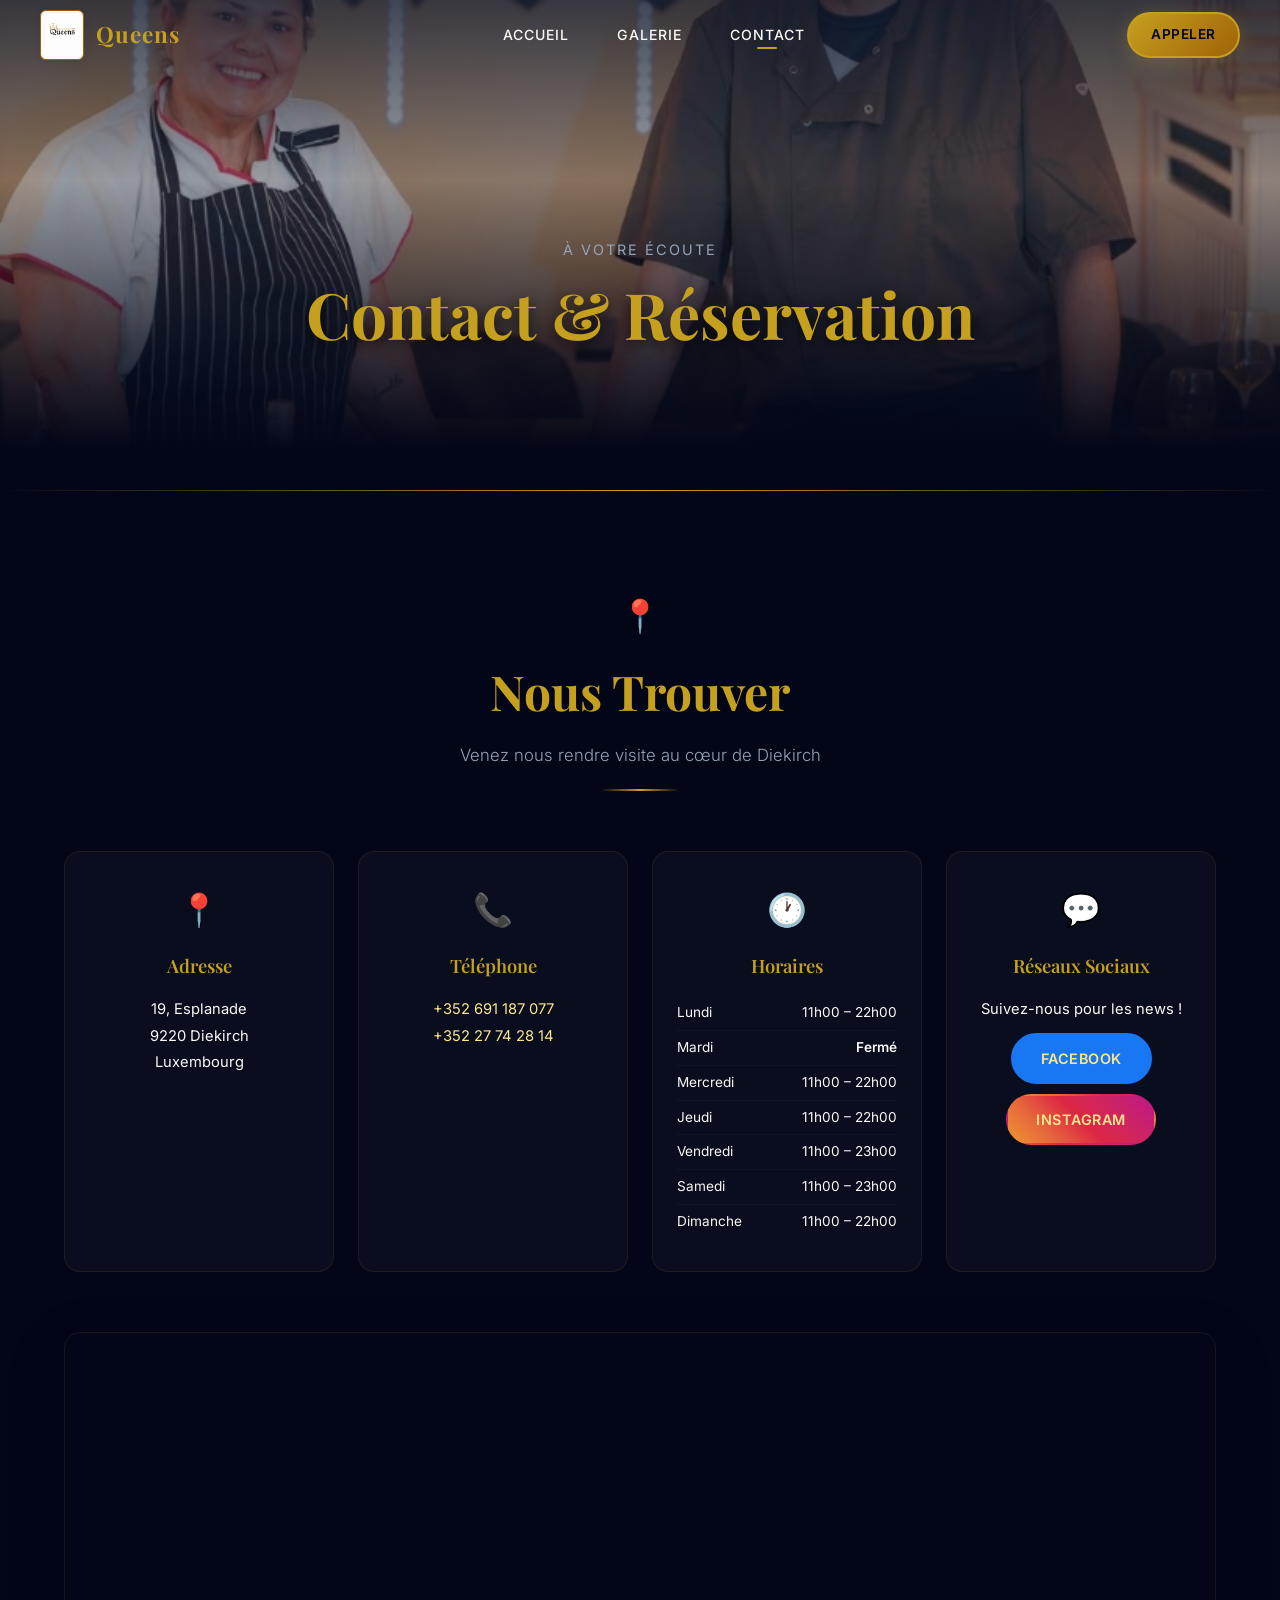
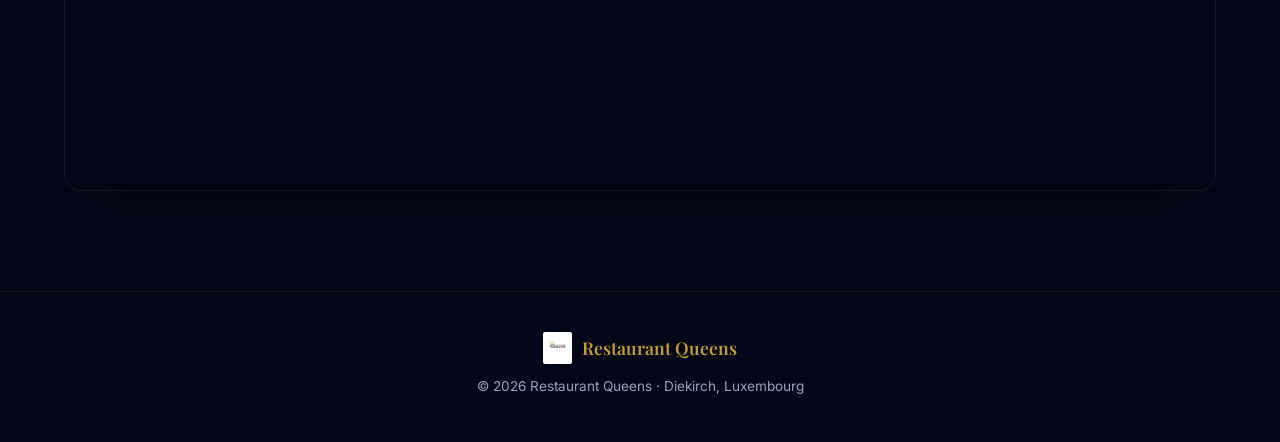
<file: contact.html>
<!DOCTYPE html>
<html lang="fr" dir="ltr">
<head>
  <meta charset="UTF-8" />
  <meta name="viewport" content="width=device-width, initial-scale=1.0" />
  <title>Contact & Réservation | Restaurant Queens · Diekirch</title>
  <meta name="description" content="Contactez le Restaurant Queens à Diekirch pour vos réservations. 19, Esplanade. Téléphone : +352 691 187 077." />
  <link rel="icon" href="/images/logo.png" type="image/png" />
  <link rel="preconnect" href="https://fonts.googleapis.com" />
  <link rel="preconnect" href="https://fonts.gstatic.com" crossorigin />
  <link href="https://fonts.googleapis.com/css2?family=Playfair+Display:ital,wght@0,400;0,600;0,700;1,400&family=Inter:wght@300;400;500;600&display=swap" rel="stylesheet" />
  <link rel="stylesheet" href="/index.css" />
</head>
<body class="page-contact">

  <!-- ====== NAVIGATION ====== -->
  <header class="navbar" id="navbar" role="banner">
    <div class="navbar__inner">
      <a href="/index.html" class="navbar__logo" aria-label="Restaurant Queens">
        <img src="/images/logo_queens.png" alt="Queens Logo" />
        <span class="navbar__brand">Queens</span>
      </a>
      <nav class="navbar__nav" id="navMenu">
        <ul class="navbar__list">
          <li><a href="/index.html" class="navbar__link">Accueil</a></li>

          <li><a href="/galerie.html" class="navbar__link">Galerie</a></li>
          <li><a href="/contact.html" class="navbar__link active">Contact</a></li>
        </ul>
      </nav>
      <div class="navbar__actions">
        <a href="tel:+352691187077" class="btn btn--primary btn--sm">Appeler</a>
        <button class="navbar__burger" id="navBurger"><span></span><span></span><span></span></button>
      </div>
    </div>
  </header>
  <div class="nav-overlay" id="navOverlay"></div>

  <main>
    <!-- PAGE HERO -->
    <section class="page-hero">
      <div class="page-hero__bg">
        <img src="/images/hero.jpg" alt="Restaurant Queens ambiance">
      </div>
      <div class="page-hero__overlay"></div>
      <div class="page-hero__content animate-fadein">
        <span class="page-hero__breadcrumb">À Votre Écoute</span>
        <h1 class="page-hero__title">Contact & Réservation</h1>
      </div>
    </section>

    <!-- CONTACT DETAILS -->
    <section class="contact-section">
      <div class="container">
        <div class="section-header animate-fadein">
          <span class="section-header__crown">📍</span>
          <h2 class="section-header__title">Nous Trouver</h2>
          <p class="section-header__subtitle">Venez nous rendre visite au cœur de Diekirch</p>
          <div class="section-header__divider"></div>
        </div>

        <div class="contact-grid animate-fadein">
          <div class="contact-card">
            <div class="contact-card__icon">📍</div>
            <h3 class="contact-card__title">Adresse</h3>
            <p>19, Esplanade<br />9220 Diekirch<br />Luxembourg</p>
          </div>
          <div class="contact-card">
            <div class="contact-card__icon">📞</div>
            <h3 class="contact-card__title">Téléphone</h3>
            <p><a href="tel:+352691187077">+352 691 187 077</a></p>
            <p><a href="tel:+35227742814">+352 27 74 28 14</a></p>
          </div>
          <div class="contact-card">
            <div class="contact-card__icon">🕐</div>
            <h3 class="contact-card__title">Horaires</h3>
            <ul class="hours-list">
              <li><span>Lundi</span><span>11h00 – 22h00</span></li>
              <li class="hours-closed"><span>Mardi</span><span>Fermé</span></li>
              <li><span>Mercredi</span><span>11h00 – 22h00</span></li>
              <li><span>Jeudi</span><span>11h00 – 22h00</span></li>
              <li><span>Vendredi</span><span>11h00 – 23h00</span></li>
              <li><span>Samedi</span><span>11h00 – 23h00</span></li>
              <li><span>Dimanche</span><span>11h00 – 22h00</span></li>
            </ul>
          </div>
          <div class="contact-card contact-card--social">
            <div class="contact-card__icon">💬</div>
            <h3 class="contact-card__title">Réseaux Sociaux</h3>
            <p>Suivez-nous pour les news !</p>
            <a href="https://www.facebook.com/profile.php?id=61586475113924&locale=fr_FR" target="_blank" class="btn btn--facebook" style="margin-top: 10px;">
              Facebook
            </a>
            <a href="https://www.instagram.com/restaurant_queens_luxembourg/" target="_blank" class="btn btn--instagram" style="margin-top: 10px;">
              Instagram
            </a>
          </div>
        </div>

        <div class="contact-map animate-fadein" style="margin-top: 60px;">
          <iframe 
            src="https://www.google.com/maps/embed?pb=!1m18!1m12!1m3!1d2571.5219230995017!2d6.160055799999999!3d49.8702245!2m3!1f0!2f0!3f0!3m2!1i1024!2i768!4f13.1!3m3!1m2!1s0x47bffda7ed4dbd2d%3A0x3f4e08cb047dd69!2sRestaurant%20Queens!5e0!3m2!1sfr!2slu!4v1776893848525!5m2!1sfr!2slu"
            width="100%" 
            height="450" 
            style="border:0; border-radius: 20px; box-shadow: var(--shadow-lg);" 
            allowfullscreen="" 
            loading="lazy" 
            title="Localisation Google Maps">
          </iframe>
        </div>
      </div>
    </section>
  </main>

  <footer class="footer">
    <div class="container">
      <div class="footer__inner">
        <div class="footer__brand">
          <img src="/images/logo_queens.png" alt="Queens" width="36" height="36" />
          <span>Restaurant Queens</span>
        </div>
        <p class="footer__text">© 2026 Restaurant Queens · Diekirch, Luxembourg</p>
      </div>
    </div>
  </footer>

  <script src="/app.js"></script>
</body>
</html>
</file>
<file: index.css>
/* ====================================================
   RESTAURANT QUEENS · DIEKIRCH
   Theme: Gold / Black / Burgundy — Elegant Portuguese
   ==================================================== */

/* ── Reset & Base ───────────────────────────────── */
*, *::before, *::after {
  margin: 0;
  padding: 0;
  box-sizing: border-box;
}

:root {
  --primary: #0F172A; /* Midnight Blue */
  --primary-light: #1E293B;
  --primary-dark: #020617;
  --gold: #C5A01F; /* Sophisticated Gold */
  --gold-light: #FDE68A;
  --gold-dark: #A16207;
  --accent: #B45309; /* Terracotta touch */
  --cream: #FAF9F6;
  --cream-dark: #F3F4F6;
  --white: #FFFFFF;
  --black: #020617;
  --gray-800: #1E293B;
  --gray-400: #94A3B8;
  --gray-200: #E2E8F0;

  --font-display: 'Playfair Display', Georgia, serif;
  --font-body: 'Inter', -apple-system, BlinkMacSystemFont, sans-serif;

  --section-padding: 100px 0;
  --container-width: 1200px;
  --container-padding: 0 24px;

  --ease-out: cubic-bezier(0.16, 1, 0.3, 1);
  --ease-spring: cubic-bezier(0.34, 1.56, 0.64, 1);
  --duration: 0.4s;
  --duration-fast: 0.2s;

  --shadow-sm: 0 2px 8px rgba(0,0,0,0.08);
  --shadow-md: 0 8px 30px rgba(0,0,0,0.12);
  --shadow-lg: 0 20px 60px rgba(0,0,0,0.2);
  --shadow-gold: 0 4px 20px rgba(212,175,55,0.25);
}

html {
  scroll-behavior: smooth;
  font-size: 16px;
  -webkit-font-smoothing: antialiased;
  -moz-osx-font-smoothing: grayscale;
}

body {
  font-family: var(--font-body);
  background: var(--primary-dark);
  color: var(--cream);
  line-height: 1.6;
  overflow-x: hidden;
}

img { max-width: 100%; height: auto; display: block; }

a {
  color: var(--gold);
  text-decoration: none;
  transition: color var(--duration-fast) var(--ease-out);
}
a:hover { color: var(--gold-light); }
a:focus-visible, button:focus-visible {
  outline: 2px solid var(--gold);
  outline-offset: 3px;
  border-radius: 4px;
}

ul { list-style: none; }

.container {
  max-width: var(--container-width);
  margin: 0 auto;
  padding: var(--container-padding);
}


/* ── Buttons ────────────────────────────────────── */
.btn {
  display: inline-flex;
  align-items: center;
  gap: 8px;
  padding: 14px 32px;
  border-radius: 50px;
  font-family: var(--font-body);
  font-size: 0.95rem;
  font-weight: 600;
  letter-spacing: 0.5px;
  text-transform: uppercase;
  cursor: pointer;
  transition: all var(--duration) var(--ease-out);
  border: 2px solid transparent;
}

.btn--sm { padding: 10px 22px; font-size: 0.85rem; }

.btn--primary {
  background: linear-gradient(135deg, var(--gold), var(--gold-dark));
  color: var(--black);
  border-color: var(--gold);
  box-shadow: var(--shadow-gold);
}
.btn--primary:hover {
  background: linear-gradient(135deg, var(--gold-light), var(--gold));
  transform: translateY(-2px);
  box-shadow: 0 8px 30px rgba(212,175,55,0.4);
  color: var(--black);
}

.btn--outline {
  background: transparent;
  color: var(--gold);
  border-color: var(--gold);
}
.btn--outline:hover {
  background: var(--gold);
  color: var(--black);
  transform: translateY(-2px);
}

.btn--facebook {
  background: #1877F2;
  color: var(--white);
  border-color: #1877F2;
  display: inline-flex;
  align-items: center;
  gap: 10px;
  padding: 12px 28px;
  border-radius: 50px;
  font-weight: 600;
  font-size: 0.9rem;
  text-transform: uppercase;
  letter-spacing: 0.5px;
}
.btn--facebook:hover {
  background: #1565D8;
  color: var(--white);
  transform: translateY(-2px);
  box-shadow: 0 6px 20px rgba(24,119,242,0.4);
}

.btn--instagram {
  background: linear-gradient(45deg, #f09433 0%, #e6683c 25%, #dc2743 50%, #cc2366 75%, #bc1888 100%);
  color: var(--white);
  border-color: transparent;
  display: inline-flex;
  align-items: center;
  gap: 10px;
  padding: 12px 28px;
  border-radius: 50px;
  font-weight: 600;
  font-size: 0.9rem;
  text-transform: uppercase;
  letter-spacing: 0.5px;
}
.btn--instagram:hover {
  background: linear-gradient(45deg, #f09433 0%, #e6683c 25%, #dc2743 50%, #cc2366 75%, #bc1888 100%);
  color: var(--white);
  transform: translateY(-2px);
  box-shadow: 0 6px 20px rgba(220, 39, 67, 0.4);
}

.btn--danger {
  background: rgba(220,53,69,0.15);
  color: #ff6b7a;
  border: 1px solid rgba(220,53,69,0.3);
  border-radius: 8px;
  cursor: pointer;
  font-size: 0.82rem;
  padding: 8px 16px;
  transition: all var(--duration-fast) var(--ease-out);
}
.btn--danger:hover {
  background: rgba(220,53,69,0.3);
}




/* ── Section Header ─────────────────────────────── */
.section-header {
  text-align: center;
  margin-bottom: 60px;
}
.section-header__crown { display: block; font-size: 2rem; margin-bottom: 12px; }
.section-header__title {
  font-family: var(--font-display);
  font-size: clamp(2rem, 5vw, 3rem);
  font-weight: 700;
  color: var(--gold);
  margin-bottom: 12px;
}
.section-header__subtitle {
  font-size: 1.05rem;
  color: var(--gray-400);
  font-weight: 300;
}
.section-header__divider {
  width: 80px;
  height: 2px;
  background: linear-gradient(90deg, transparent, var(--gold), transparent);
  margin: 20px auto 0;
}


/* ── Scroll Animations ──────────────────────────── */
.animate-fadein {
  opacity: 0;
  transform: translateY(30px);
  transition: opacity 0.8s var(--ease-out), transform 0.8s var(--ease-out);
}
.animate-fadein.visible {
  opacity: 1;
  transform: translateY(0);
}


/* ═══════════════════════════════════════════════════
   NAVBAR
   ═══════════════════════════════════════════════════ */
.navbar {
  position: fixed;
  top: 0;
  left: 0;
  right: 0;
  z-index: 1000;
  padding: 0 24px;
  transition: background var(--duration) var(--ease-out),
              box-shadow var(--duration) var(--ease-out),
              backdrop-filter var(--duration) var(--ease-out);
}
.navbar.scrolled {
  background: rgba(15, 23, 42, 0.95);
  backdrop-filter: blur(20px) saturate(180%);
  -webkit-backdrop-filter: blur(20px) saturate(180%);
  box-shadow: 0 4px 30px rgba(0,0,0,0.4);
}
.navbar__inner {
  max-width: var(--container-width);
  margin: 0 auto;
  display: flex;
  align-items: center;
  justify-content: space-between;
  height: 70px;
}
.navbar__logo {
  display: flex;
  align-items: center;
  gap: 12px;
  z-index: 1002;
}
.navbar__logo img {
  height: 50px;
  width: auto;
  border-radius: 6px;
  background: var(--cream);
  padding: 2px;
  border: 1px solid var(--gold-dark);
  box-shadow: var(--shadow-sm);
}
.navbar__brand {
  font-family: var(--font-display);
  font-size: 1.4rem;
  font-weight: 700;
  color: var(--gold);
  letter-spacing: 1px;
}
.navbar__list { display: flex; gap: 8px; }
.navbar__link {
  padding: 8px 20px;
  font-size: 0.88rem;
  font-weight: 500;
  color: var(--cream);
  letter-spacing: 1px;
  text-transform: uppercase;
  border-radius: 50px;
  transition: all var(--duration-fast) var(--ease-out);
  position: relative;
}
.navbar__link::after {
  content: '';
  position: absolute;
  bottom: 2px; left: 50%;
  transform: translateX(-50%) scaleX(0);
  width: 20px; height: 2px;
  background: var(--gold);
  transition: transform var(--duration) var(--ease-spring);
  border-radius: 1px;
}
.navbar__link:hover::after,
.navbar__link.active::after { transform: translateX(-50%) scaleX(1); }
.navbar__link:hover { color: var(--gold); }

.navbar__actions {
  display: flex;
  align-items: center;
  gap: 12px;
}
.navbar__cta-btn {
  font-size: 0.8rem;
  padding: 8px 20px;
}

.navbar__burger {
  display: none;
  flex-direction: column;
  justify-content: center;
  align-items: center;
  gap: 6px;
  width: 44px;
  height: 44px;
  background: rgba(255,255,255,0.05);
  border: none;
  border-radius: 8px;
  cursor: pointer;
  z-index: 1002;
  transition: all var(--duration-fast) var(--ease-out);
}
.navbar__burger span {
  display: block;
  width: 24px;
  height: 2px;
  background: var(--gold);
  border-radius: 2px;
  transition: all 0.3s var(--ease-out);
}
.navbar__burger.open span:nth-child(1) { transform: translateY(8px) rotate(45deg); }
.navbar__burger.open span:nth-child(2) { opacity: 0; }
.navbar__burger.open span:nth-child(3) { transform: translateY(-8px) rotate(-45deg); }

/* Mobile Menu */
@media (max-width: 991px) {
  .navbar__nav {
    position: fixed;
    top: 0; right: -100%;
    width: 280px; height: 100vh;
    background: var(--primary);
    z-index: 1001;
    display: flex;
    flex-direction: column;
    padding: 100px 40px;
    transition: right 0.4s var(--ease-out);
    box-shadow: -10px 0 30px rgba(0,0,0,0.5);
  }
  .navbar__nav.open { right: 0; }
  .navbar__list { flex-direction: column; gap: 20px; }
  .navbar__link { font-size: 1.1rem; padding: 0; }
  .navbar__burger { display: flex; }
  .navbar__actions .btn--sm { display: none; } /* Hide btn in mobile navbar to keep it clean */
}

/* Mobile overlay */
.nav-overlay {
  position: fixed;
  inset: 0;
  background: rgba(0,0,0,0.8);
  z-index: 999;
  pointer-events: none;
  opacity: 0;
  transition: opacity var(--duration) var(--ease-out);
}
.nav-overlay.active {
  pointer-events: auto;
  opacity: 1;
}

/* ── Pages Header (Pepperoni-style) ──────────────── */
.page-hero {
  position: relative;
  min-height: 450px;
  display: flex;
  align-items: center;
  justify-content: center;
  text-align: center;
  overflow: hidden;
  padding-top: 100px; /* Space for the fixed navbar */
  margin-bottom: 40px;
}
.page-hero__bg {
  position: absolute;
  inset: 0;
  z-index: 0;
}
.page-hero__bg img {
  width: 100%; height: 100%;
  object-fit: cover;
}
.page-hero__overlay {
  position: absolute;
  inset: 0;
  background: linear-gradient(0deg, var(--primary-dark) 0%, rgba(15, 23, 42, 0.4) 60%, rgba(15, 23, 42, 0.8) 100%);
  z-index: 1;
}
.page-hero__content {
  position: relative;
  z-index: 2;
  padding: 0 24px;
  margin-top: 60px;
}
.page-hero__title {
  font-family: var(--font-display);
  font-size: clamp(2.5rem, 8vw, 4rem);
  color: var(--gold);
  text-shadow: 0 4px 15px rgba(0,0,0,0.7);
  margin-bottom: 8px;
}
.page-hero__breadcrumb {
  font-size: 0.9rem;
  color: var(--gray-400);
  text-transform: uppercase;
  letter-spacing: 2px;
}


/* ═══════════════════════════════════════════════════
   HERO
   ═══════════════════════════════════════════════════ */
.hero {
  position: relative;
  min-height: 100vh;
  display: flex;
  align-items: center;
  justify-content: center;
  overflow: hidden;
}
.hero__bg {
  position: absolute;
  inset: 0;
  z-index: 0;
}
.hero__bg img {
  width: 100%; height: 100%;
  object-fit: cover;
  transform: scale(1.05);
  animation: heroZoom 20s ease-in-out infinite alternate;
}
@keyframes heroZoom {
  from { transform: scale(1.05); }
  to   { transform: scale(1.15); }
}
.hero__overlay {
  position: absolute;
  inset: 0;
  background: linear-gradient(180deg, rgba(15, 23, 42, 0.7) 0%, rgba(15, 23, 42, 0.4) 40%, rgba(15, 23, 42, 0.9) 100%);
  z-index: 1;
}
.hero__content {
  position: relative;
  z-index: 2;
  text-align: center;
  padding: 20px;
}
.hero__logo {
  width: 220px;
  height: auto;
  margin: 0 auto 30px;
  border-radius: 16px;
  background: var(--cream);
  padding: 10px;
  border: 2px solid var(--gold);
  box-shadow: 0 15px 40px rgba(0,0,0,0.4), var(--shadow-gold);
  animation: logoPulse 4s ease-in-out infinite;
}
@keyframes logoPulse {
  0%, 100% { box-shadow: 0 0 40px rgba(212,175,55,0.3); }
  50%      { box-shadow: 0 0 60px rgba(212,175,55,0.5); }
}
.hero__title {
  font-family: var(--font-display);
  font-size: clamp(2.5rem, 7vw, 4.5rem);
  font-weight: 700;
  color: var(--white);
  margin-bottom: 8px;
  text-shadow: 0 4px 20px rgba(0,0,0,0.5);
}
.hero__subtitle {
  font-family: var(--font-display);
  font-size: clamp(1rem, 2.5vw, 1.35rem);
  color: var(--gold);
  font-weight: 400;
  font-style: italic;
  margin-bottom: 12px;
  letter-spacing: 2px;
}
.hero__tagline {
  font-size: 1rem;
  color: var(--gray-400);
  font-weight: 300;
  margin-bottom: 40px;
  max-width: 500px;
  margin-left: auto;
  margin-right: auto;
}
.hero__cta {
  display: flex;
  gap: 16px;
  justify-content: center;
  flex-wrap: wrap;
}
.hero__scroll {
  position: absolute;
  bottom: 32px; left: 50%;
  transform: translateX(-50%);
  z-index: 2;
  animation: bounce 2s ease-in-out infinite;
}
.hero__scroll span { font-size: 1.5rem; color: var(--gold); opacity: 0.6; }
@keyframes bounce {
  0%, 100% { transform: translateX(-50%) translateY(0); }
  50%      { transform: translateX(-50%) translateY(10px); }
}





/* ═══════════════════════════════════════════════════
   MENU SECTION (Image-based)
   ═══════════════════════════════════════════════════ */
.menu-section {
  padding: var(--section-padding);
  background: var(--primary-dark);
  position: relative;
}
.menu-section::before {
  content: '';
  position: absolute;
  top: 0; left: 0; right: 0;
  height: 1px;
  background: linear-gradient(90deg, transparent, var(--gold), transparent);
}
.menu-display {
  max-width: 700px;
  margin: 0 auto;
  text-align: center;
}
.menu-display__placeholder {
  padding: 60px 32px;
  background: rgba(255,255,255,0.03);
  border: 2px dashed rgba(212,175,55,0.2);
  border-radius: 16px;
  color: var(--gray-400);
}
.menu-display__placeholder p {
  margin-bottom: 12px;
  font-size: 1rem;
}
.menu-display__image {
  width: 100%;
  border-radius: 16px;
  box-shadow: var(--shadow-lg);
  border: 1px solid rgba(212,175,55,0.15);
  cursor: pointer;
  transition: transform var(--duration) var(--ease-out);
}

/* ── Weekly Menu Grid ── */
.weekly-menu-grid {
  display: grid;
  grid-template-columns: repeat(auto-fit, minmax(280px, 1fr));
  gap: 24px;
  margin-top: 48px;
}

.day-card {
  background: rgba(255, 255, 255, 0.03);
  border: 1px solid rgba(212, 175, 55, 0.1);
  border-radius: 20px;
  padding: 32px;
  transition: all var(--duration) var(--ease-out);
  position: relative;
  overflow: hidden;
  height: 100%;
  display: flex;
  flex-direction: column;
}

.day-card:hover {
  transform: translateY(-8px);
  background: rgba(255, 255, 255, 0.05);
  border-color: rgba(212, 175, 55, 0.4);
  box-shadow: 0 12px 30px rgba(0,0,0,0.4);
}

.day-card__header {
  border-bottom: 1px solid rgba(212, 175, 55, 0.15);
  padding-bottom: 16px;
  margin-bottom: 24px;
}

.day-card__name {
  font-family: var(--font-display);
  font-size: 1.5rem;
  font-weight: 700;
  color: var(--gold);
}

.day-card__date {
  font-size: 0.85rem;
  color: var(--gray-400);
  text-transform: uppercase;
  letter-spacing: 1px;
}

.day-card__menu {
  flex-grow: 1;
}

.dish-item {
  margin-bottom: 20px;
}

.dish-item__name {
  font-family: var(--font-display);
  font-size: 1.1rem;
  font-weight: 600;
  color: var(--cream);
  margin-bottom: 4px;
}

.dish-item__desc {
  font-size: 0.9rem;
  color: var(--gray-400);
  line-height: 1.5;
}

.dish-item__price {
  margin-top: 8px;
  font-weight: 600;
  color: var(--gold);
  font-size: 1.1rem;
}

.dish-item__tag {
  display: inline-block;
  font-size: 0.75rem;
  padding: 4px 10px;
  background: rgba(212, 175, 55, 0.1);
  border: 1px solid rgba(212, 175, 55, 0.3);
  border-radius: 20px;
  color: var(--gold);
  margin-bottom: 12px;
  font-weight: 600;
}

.day-card--closed {
  opacity: 0.6;
  background: rgba(10, 10, 10, 0.4);
  filter: grayscale(0.5);
}

.day-card--closed .day-card__name { color: var(--gray-400); }


/* ═══════════════════════════════════════════════════
   GALLERY SECTION
   ═══════════════════════════════════════════════════ */
.gallery-section {
  padding: var(--section-padding);
  background: var(--primary);
  position: relative;
}
.gallery-section::before {
  content: '';
  position: absolute;
  top: 0; left: 0; right: 0;
  height: 1px;
  background: linear-gradient(90deg, transparent, var(--gold), transparent);
}
.gallery-mosaic {
  display: grid;
  grid-template-columns: repeat(3, 1fr);
  grid-auto-rows: 300px;
  gap: 16px;
}
.gallery-item {
  position: relative;
  border-radius: 16px;
  overflow: hidden;
  cursor: pointer;
  transition: transform var(--duration) var(--ease-out);
}
.gallery-item img {
  width: 100%; height: 100%;
  object-fit: cover;
  transition: transform 0.6s var(--ease-out);
}
.gallery-item:hover img,
.gallery-item:focus img { transform: scale(1.08); }
.gallery-item__overlay {
  position: absolute;
  inset: 0;
  background: linear-gradient(180deg, transparent 40%, rgba(10,10,10,0.85) 100%);
  display: flex;
  align-items: flex-end;
  padding: 24px;
  opacity: 0;
  transition: opacity var(--duration) var(--ease-out);
}
.gallery-item:hover .gallery-item__overlay,
.gallery-item:focus .gallery-item__overlay { opacity: 1; }
.gallery-item__label {
  font-family: var(--font-display);
  font-size: 1.15rem;
  font-weight: 600;
  color: var(--gold);
  text-shadow: 0 2px 10px rgba(0,0,0,0.5);
}
.gallery-item--tall { grid-row: span 2; }
.gallery-item--wide { grid-column: span 2; }


/* ═══════════════════════════════════════════════════
   LIGHTBOX
   ═══════════════════════════════════════════════════ */
.lightbox {
  position: fixed;
  inset: 0;
  z-index: 9999;
  background: rgba(0,0,0,0.95);
  backdrop-filter: blur(20px);
  display: flex;
  align-items: center;
  justify-content: center;
  opacity: 0;
  visibility: hidden;
  transition: opacity var(--duration) var(--ease-out), visibility var(--duration) var(--ease-out);
}
.lightbox.active { opacity: 1; visibility: visible; }
.lightbox[hidden] { display: none; }
.lightbox__content { max-width: 90vw; max-height: 85vh; text-align: center; }
.lightbox__content img {
  max-width: 90vw; max-height: 80vh;
  object-fit: contain;
  border-radius: 12px;
  box-shadow: 0 20px 60px rgba(0,0,0,0.5);
  animation: lightboxIn 0.4s var(--ease-spring);
}
@keyframes lightboxIn {
  from { transform: scale(0.9); opacity: 0; }
  to   { transform: scale(1);   opacity: 1; }
}
.lightbox__caption {
  margin-top: 16px;
  font-family: var(--font-display);
  font-size: 1.2rem;
  color: var(--gold);
  font-style: italic;
}
.lightbox__close,
.lightbox__prev,
.lightbox__next {
  position: absolute;
  background: rgba(255,255,255,0.08);
  border: 1px solid rgba(255,255,255,0.1);
  color: var(--white);
  cursor: pointer;
  transition: all var(--duration-fast) var(--ease-out);
  backdrop-filter: blur(10px);
}
.lightbox__close {
  top: 24px; right: 24px;
  width: 48px; height: 48px;
  border-radius: 50%;
  font-size: 1.8rem;
  display: flex; align-items: center; justify-content: center;
  line-height: 1;
}
.lightbox__prev, .lightbox__next {
  top: 50%; transform: translateY(-50%);
  width: 52px; height: 52px;
  border-radius: 50%;
  font-size: 2rem;
  display: flex; align-items: center; justify-content: center;
}
.lightbox__prev { left: 24px; }
.lightbox__next { right: 24px; }
.lightbox__close:hover,
.lightbox__prev:hover,
.lightbox__next:hover {
  background: var(--gold);
  color: var(--black);
  border-color: var(--gold);
}


/* ═══════════════════════════════════════════════════
   CONTACT SECTION
   ═══════════════════════════════════════════════════ */
.contact-section {
  padding: var(--section-padding);
  background: var(--primary-dark);
  position: relative;
}
.contact-section::before {
  content: '';
  position: absolute;
  top: 0; left: 0; right: 0;
  height: 1px;
  background: linear-gradient(90deg, transparent, var(--gold), transparent);
}
.contact-grid {
  display: grid;
  grid-template-columns: repeat(4, 1fr);
  gap: 24px;
  margin-bottom: 50px;
}
.contact-card {
  background: rgba(255,255,255,0.03);
  border: 1px solid rgba(212,175,55,0.1);
  border-radius: 16px;
  padding: 32px 24px;
  text-align: center;
  transition: all var(--duration) var(--ease-out);
}
.contact-card:hover {
  background: rgba(255,255,255,0.06);
  border-color: rgba(212,175,55,0.25);
  transform: translateY(-4px);
}
.contact-card__icon { font-size: 2rem; margin-bottom: 16px; }
.contact-card__title {
  font-family: var(--font-display);
  font-size: 1.15rem;
  font-weight: 600;
  color: var(--gold);
  margin-bottom: 16px;
}
.contact-card p { font-size: 0.92rem; color: var(--cream); line-height: 1.8; }
.contact-card a { color: var(--gold-light); }
.contact-card a:hover { color: var(--gold); }

.hours-list { text-align: left; }
.hours-list li {
  display: flex;
  justify-content: space-between;
  padding: 6px 0;
  font-size: 0.85rem;
  color: var(--cream);
  border-bottom: 1px solid rgba(255,255,255,0.04);
}
.hours-list li:last-child { border-bottom: none; }
.hours-closed span:last-child { color: var(--burgundy-light); font-weight: 600; }

.contact-map {
  border-radius: 16px;
  overflow: hidden;
  box-shadow: var(--shadow-lg);
  border: 1px solid rgba(212,175,55,0.1);
}


/* ═══════════════════════════════════════════════════
   FOOTER
   ═══════════════════════════════════════════════════ */
.footer {
  background: var(--primary-dark);
  padding: 40px 0;
  border-top: 1px solid rgba(197, 160, 31, 0.1);
}
.footer__inner { text-align: center; }
.footer__brand {
  display: inline-flex;
  align-items: center;
  gap: 10px;
  margin-bottom: 12px;
}
.footer__brand img {
  height: 32px;
  width: auto;
  border-radius: 2px;
  background: var(--white);
  padding: 3px;
}
.footer__brand span {
  font-family: var(--font-display);
  font-size: 1.1rem;
  color: var(--gold);
  font-weight: 600;
}
.footer__text { font-size: 0.85rem; color: var(--gray-400); margin-bottom: 4px; }
.footer__text--sm { font-size: 0.78rem; color: var(--gray-600); }


/* ═══════════════════════════════════════════════════
   ADMIN PANEL
   ═══════════════════════════════════════════════════ */
.admin-panel {
  position: fixed;
  top: 0;
  right: -420px;
  width: 400px;
  max-width: 100vw;
  height: 100vh;
  z-index: 10000;
  background: var(--primary-dark);
  border-left: 1px solid rgba(197, 160, 31, 0.2);
  overflow-y: auto;
  transition: right 0.5s var(--ease-out);
  box-shadow: -10px 0 50px rgba(0,0,0,0.5);
}
.admin-panel.open {
  right: 0;
}

.admin-panel__inner { padding: 24px; }
.admin-panel__header {
  display: flex;
  justify-content: space-between;
  align-items: center;
  margin-bottom: 32px;
  padding-bottom: 16px;
  border-bottom: 1px solid rgba(212,175,55,0.15);
}
.admin-panel__header h2 {
  font-family: var(--font-display);
  font-size: 1.3rem;
  color: var(--gold);
}
.admin-panel__close {
  width: 36px; height: 36px;
  border-radius: 50%;
  background: rgba(255,255,255,0.05);
  border: 1px solid rgba(255,255,255,0.1);
  color: var(--white);
  font-size: 1.2rem;
  cursor: pointer;
  display: flex;
  align-items: center;
  justify-content: center;
  transition: all var(--duration-fast) var(--ease-out);
}
.admin-panel__close:hover {
  background: var(--gold);
  color: var(--black);
}

.admin-panel__section {
  margin-bottom: 32px;
  padding-bottom: 24px;
  border-bottom: 1px solid rgba(255,255,255,0.05);
}
.admin-panel__section h3 {
  font-family: var(--font-display);
  font-size: 1.1rem;
  color: var(--cream);
  margin-bottom: 8px;
}
.admin-panel__hint {
  font-size: 0.82rem;
  color: var(--gray-400);
  margin-bottom: 16px;
}

.admin-upload-btn {
  display: inline-flex;
  align-items: center;
  gap: 8px;
  padding: 12px 24px;
  background: rgba(212,175,55,0.1);
  border: 1px dashed rgba(212,175,55,0.3);
  border-radius: 12px;
  color: var(--gold);
  cursor: pointer;
  font-size: 0.9rem;
  font-weight: 500;
  transition: all var(--duration-fast) var(--ease-out);
  margin-bottom: 16px;
}
.admin-upload-btn:hover {
  background: rgba(212,175,55,0.2);
  border-color: var(--gold);
}

.admin-panel__preview img {
  max-width: 100%;
  border-radius: 12px;
  margin-bottom: 12px;
  border: 1px solid rgba(212,175,55,0.15);
}

.admin-gallery-list {
  display: grid;
  grid-template-columns: repeat(3, 1fr);
  gap: 8px;
  margin-bottom: 12px;
}
.admin-gallery-item {
  position: relative;
  border-radius: 8px;
  overflow: hidden;
  aspect-ratio: 1;
}
.admin-gallery-item img {
  width: 100%; height: 100%;
  object-fit: cover;
}
.admin-gallery-item__remove {
  position: absolute;
  top: 4px; right: 4px;
  width: 24px; height: 24px;
  border-radius: 50%;
  background: rgba(220,53,69,0.9);
  border: none;
  color: white;
  font-size: 0.8rem;
  cursor: pointer;
  display: flex;
  align-items: center;
  justify-content: center;
  opacity: 0;
  transition: opacity var(--duration-fast) var(--ease-out);
}
.admin-gallery-item:hover .admin-gallery-item__remove { opacity: 1; }

.admin-field {
  margin-bottom: 16px;
}
.admin-field label {
  display: block;
  font-size: 0.82rem;
  color: var(--gray-400);
  margin-bottom: 6px;
}
.admin-field input[type="text"] {
  width: 100%;
  padding: 10px 14px;
  background: rgba(255,255,255,0.05);
  border: 1px solid rgba(255,255,255,0.1);
  border-radius: 8px;
  color: var(--cream);
  font-family: var(--font-body);
  font-size: 0.9rem;
  transition: border-color var(--duration-fast) var(--ease-out);
}
.admin-field input[type="text"]:focus {
  border-color: var(--gold);
  outline: none;
}


/* ═══════════════════════════════════════════════════
   RESPONSIVE
   ═══════════════════════════════════════════════════ */
@media (max-width: 1024px) {
  .contact-grid { grid-template-columns: repeat(2, 1fr); }
  .gallery-mosaic { grid-template-columns: repeat(2, 1fr); grid-auto-rows: 250px; }
  .gallery-item--wide { grid-column: span 1; }
  .order-grid { grid-template-columns: 1fr; max-width: 450px; }
}

@media (max-width: 768px) {
  :root { --section-padding: 70px 0; }

  /* Mobile Nav */
  .navbar__burger { display: flex; }
  .navbar__cta-btn { display: none; }
  .navbar__nav {
    position: fixed;
    top: 0;
    right: -100%;
    width: 280px;
    height: 100vh;
    background: rgba(10,10,10,0.95);
    backdrop-filter: blur(15px);
    padding: 100px 32px 40px;
    transition: right var(--duration) var(--ease-out);
    z-index: 1001;
    border-left: 1px solid rgba(212,175,55,0.15);
    display: flex;
    flex-direction: column;
  }
  .navbar__nav.open { right: 0; }
  .navbar__list { flex-direction: column; gap: 0; }
  .navbar__link {
    display: block;
    padding: 16px 0;
    font-size: 1.1rem;
    border-bottom: 1px solid rgba(255,255,255,0.05);
  }
  .navbar__link::after { display: none; }

  .hero__logo { width: 90px; height: 90px; }
  .hero__cta { flex-direction: column; align-items: center; }
  .btn { width: 100%; max-width: 280px; justify-content: center; }

  .gallery-mosaic { grid-template-columns: 1fr; grid-auto-rows: 250px; }
  .gallery-item--tall { grid-row: span 1; }
  .gallery-item__overlay { opacity: 1; }

  .contact-grid { grid-template-columns: 1fr; }

  .lightbox__prev { left: 8px; }
  .lightbox__next { right: 8px; }
  .lightbox__close { top: 12px; right: 12px; }
  .lightbox__prev, .lightbox__next { width: 42px; height: 42px; font-size: 1.5rem; }

  .admin-panel { width: 100%; right: -100%; }
  .admin-panel[hidden] { right: -100%; }
}

@media (max-width: 480px) {
  .hero__title { font-size: 2rem; }
  .section-header__title { font-size: 1.8rem; }
}
</file>
